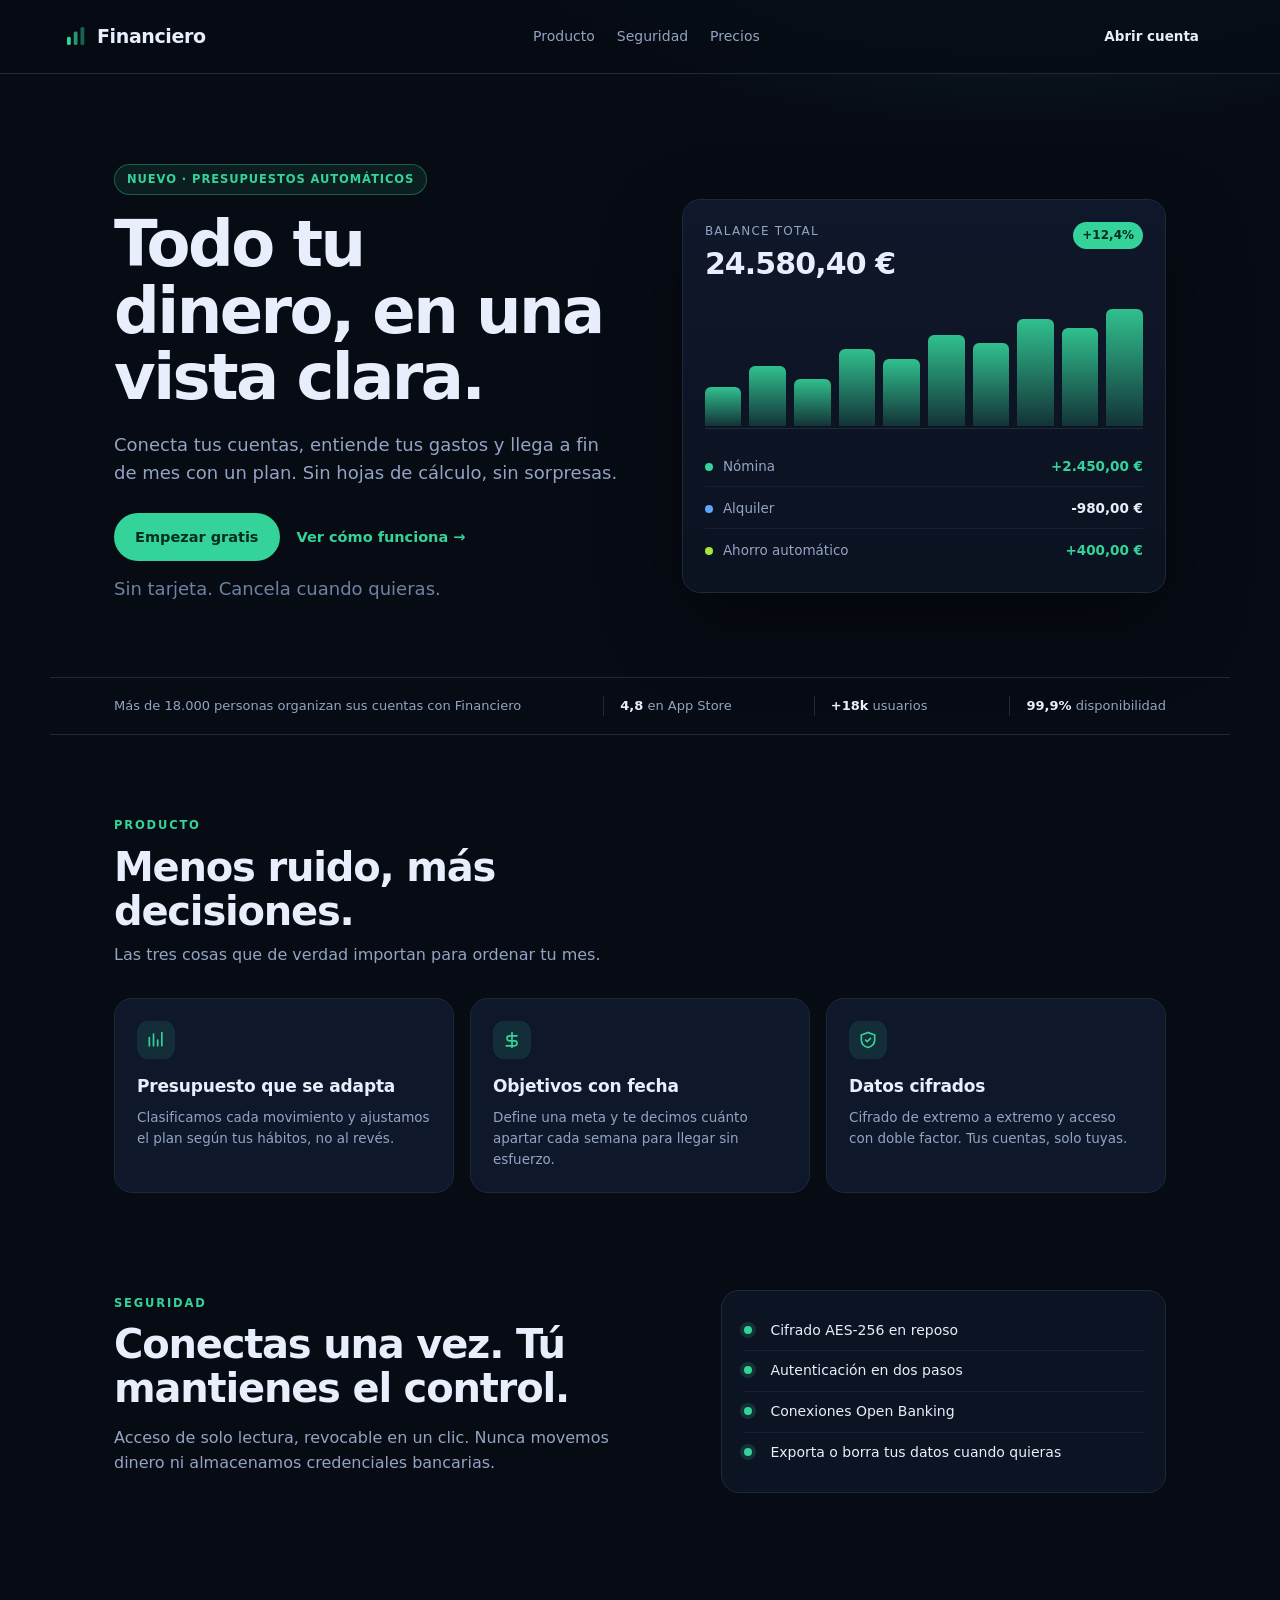
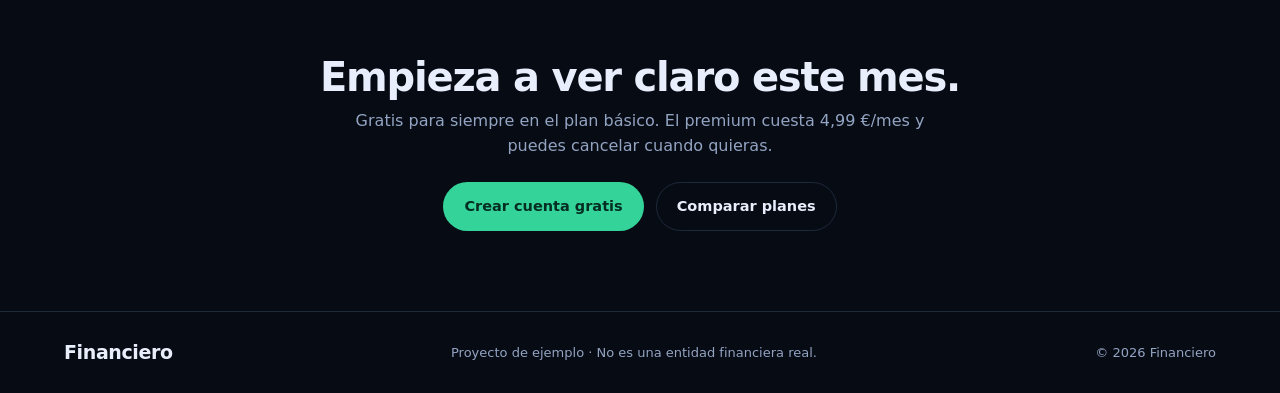
<file: example/financiero/index.html>
<!DOCTYPE html>
<html lang="es">
<head>
  <meta charset="UTF-8">
  <meta name="viewport" content="width=device-width, initial-scale=1.0">
  <title>Financiero · Control claro de tu dinero</title>
  <meta name="description" content="Cuentas, presupuestos y objetivos en un solo panel.">
  <link rel="stylesheet" href="styles.css">
</head>
<body>
  <header class="topbar">
    <a class="logo" href="#inicio" aria-label="Financiero, inicio">
      <svg viewBox="0 0 32 32" aria-hidden="true"><rect x="4" y="17" width="5" height="11" rx="2" fill="currentColor"/><rect x="13" y="10" width="5" height="18" rx="2" fill="currentColor" opacity=".7"/><rect x="22" y="4" width="5" height="24" rx="2" fill="currentColor" opacity=".45"/></svg>
      Financiero
    </a>
    <nav aria-label="Navegación principal">
      <a href="#producto">Producto</a>
      <a href="#seguridad">Seguridad</a>
      <a href="#precios">Precios</a>
    </nav>
    <a class="btn btn-compact" href="#precios">Abrir cuenta</a>
  </header>

  <main id="inicio">
    <section class="hero">
      <div class="hero-copy">
        <span class="pill">Nuevo · Presupuestos automáticos</span>
        <h1>Todo tu dinero, en una vista clara.</h1>
        <p>Conecta tus cuentas, entiende tus gastos y llega a fin de mes con un plan. Sin hojas de cálculo, sin sorpresas.</p>
        <div class="actions">
          <a class="btn btn-primary" href="#precios">Empezar gratis</a>
          <a class="btn btn-link" href="#producto">Ver cómo funciona →</a>
        </div>
        <p class="fine">Sin tarjeta. Cancela cuando quieras.</p>
      </div>

      <div class="panel" aria-label="Vista previa del panel">
        <div class="panel-head">
          <div>
            <span class="muted">Balance total</span>
            <strong class="balance">24.580,40 €</strong>
          </div>
          <span class="delta">+12,4%</span>
        </div>
        <div class="chart" aria-hidden="true">
          <span style="--h: 34%"></span><span style="--h: 52%"></span><span style="--h: 41%"></span>
          <span style="--h: 66%"></span><span style="--h: 58%"></span><span style="--h: 78%"></span>
          <span style="--h: 71%"></span><span style="--h: 92%"></span><span style="--h: 84%"></span>
          <span style="--h: 100%"></span>
        </div>
        <div class="panel-rows">
          <div class="row"><span class="dot dot-a"></span><span>Nómina</span><strong class="pos">+2.450,00 €</strong></div>
          <div class="row"><span class="dot dot-b"></span><span>Alquiler</span><strong>-980,00 €</strong></div>
          <div class="row"><span class="dot dot-c"></span><span>Ahorro automático</span><strong class="pos">+400,00 €</strong></div>
        </div>
      </div>
    </section>

    <section class="logo-strip" aria-label="Confianza">
      <span>Más de 18.000 personas organizan sus cuentas con Financiero</span>
      <div><b>4,8</b> en App Store</div>
      <div><b>+18k</b> usuarios</div>
      <div><b>99,9%</b> disponibilidad</div>
    </section>

    <section id="producto" class="features">
      <div class="section-head">
        <span class="kicker">Producto</span>
        <h2>Menos ruido, más decisiones.</h2>
        <p>Las tres cosas que de verdad importan para ordenar tu mes.</p>
      </div>
      <div class="grid">
        <article>
          <div class="icon" aria-hidden="true">
            <svg viewBox="0 0 24 24"><path d="M4 19V9m5 10V5m5 14v-7m5 7V3" fill="none" stroke="currentColor" stroke-width="2" stroke-linecap="round"/></svg>
          </div>
          <h3>Presupuesto que se adapta</h3>
          <p>Clasificamos cada movimiento y ajustamos el plan según tus hábitos, no al revés.</p>
        </article>
        <article>
          <div class="icon" aria-hidden="true">
            <svg viewBox="0 0 24 24"><path d="M12 3v18m6-14H9a3 3 0 0 0 0 6h6a3 3 0 0 1 0 6H5" fill="none" stroke="currentColor" stroke-width="2" stroke-linecap="round"/></svg>
          </div>
          <h3>Objetivos con fecha</h3>
          <p>Define una meta y te decimos cuánto apartar cada semana para llegar sin esfuerzo.</p>
        </article>
        <article>
          <div class="icon" aria-hidden="true">
            <svg viewBox="0 0 24 24"><path d="M12 3 4 6v6c0 5 3.4 7.8 8 9 4.6-1.2 8-4 8-9V6l-8-3Z" fill="none" stroke="currentColor" stroke-width="2"/><path d="m9 12 2 2 4-4" fill="none" stroke="currentColor" stroke-width="2" stroke-linecap="round"/></svg>
          </div>
          <h3>Datos cifrados</h3>
          <p>Cifrado de extremo a extremo y acceso con doble factor. Tus cuentas, solo tuyas.</p>
        </article>
      </div>
    </section>

    <section id="seguridad" class="band">
      <div>
        <span class="kicker">Seguridad</span>
        <h2>Conectas una vez. Tú mantienes el control.</h2>
        <p>Acceso de solo lectura, revocable en un clic. Nunca movemos dinero ni almacenamos credenciales bancarias.</p>
      </div>
      <ul>
        <li>Cifrado AES-256 en reposo</li>
        <li>Autenticación en dos pasos</li>
        <li>Conexiones Open Banking</li>
        <li>Exporta o borra tus datos cuando quieras</li>
      </ul>
    </section>

    <section id="precios" class="cta">
      <h2>Empieza a ver claro este mes.</h2>
      <p>Gratis para siempre en el plan básico. El premium cuesta 4,99 €/mes y puedes cancelar cuando quieras.</p>
      <div class="actions center">
        <a class="btn btn-primary" href="#inicio">Crear cuenta gratis</a>
        <a class="btn btn-outline" href="#producto">Comparar planes</a>
      </div>
    </section>
  </main>

  <footer class="footer">
    <a class="logo" href="#inicio">Financiero</a>
    <p>Proyecto de ejemplo · No es una entidad financiera real.</p>
    <span>© 2026 Financiero</span>
  </footer>
</body>
</html>
</file>
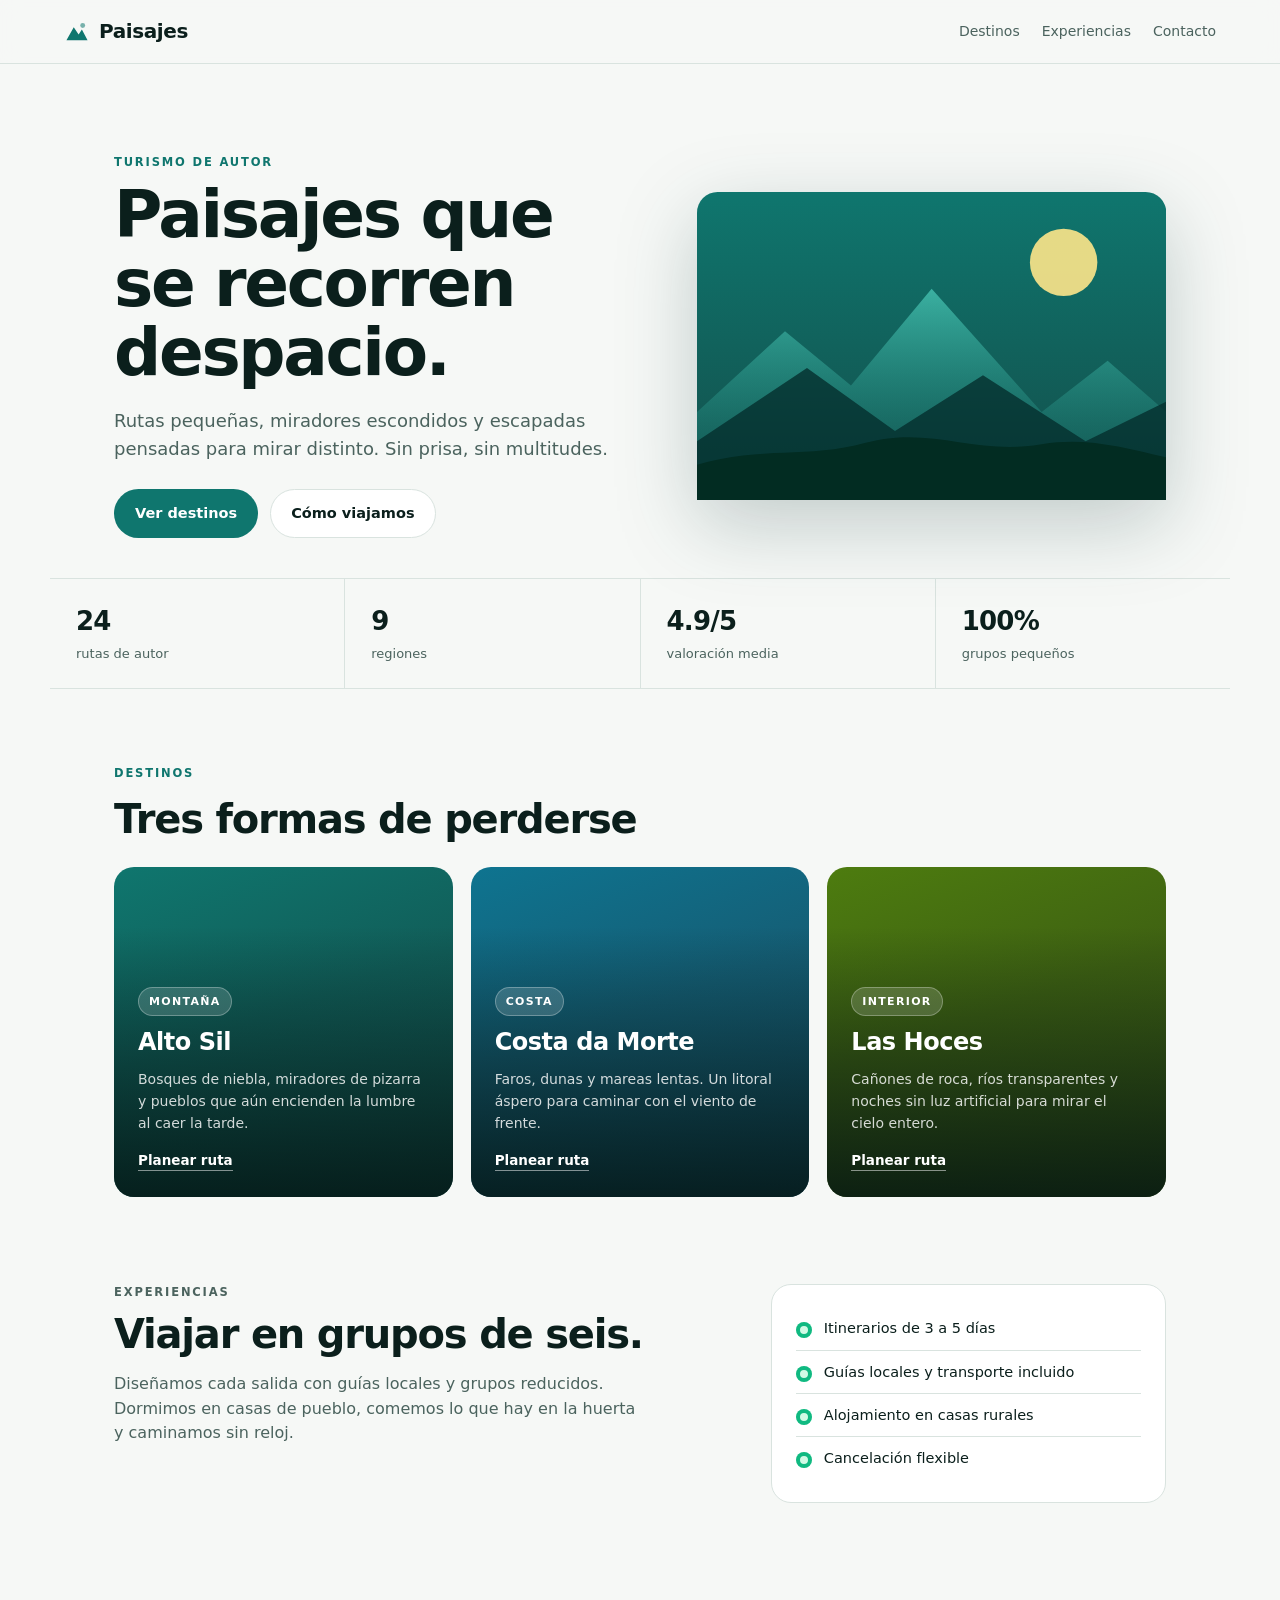
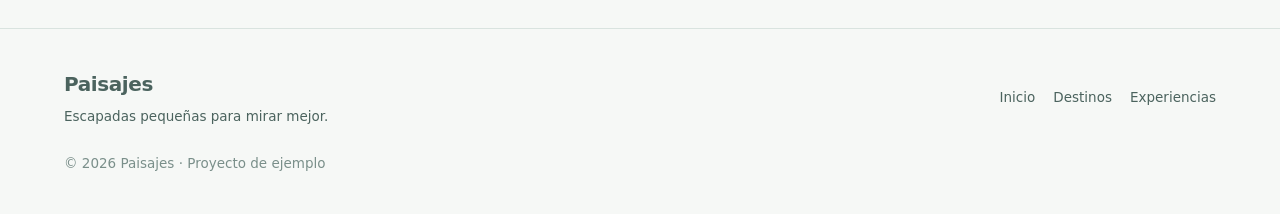
<file: example/paisajes/index.html>
<!DOCTYPE html>
<html lang="es">
<head>
  <meta charset="UTF-8">
  <meta name="viewport" content="width=device-width, initial-scale=1.0">
  <title>Paisajes · Turismo de autor</title>
  <meta name="description" content="Rutas, miradores y escapadas de autor por los paisajes más bellos.">
  <link rel="stylesheet" href="styles.css">
</head>
<body>
  <header class="site-header">
    <a class="brand" href="#inicio" aria-label="Paisajes, inicio">
      <svg viewBox="0 0 32 32" aria-hidden="true"><path d="M3 26 12 10l6 9 4-6 7 13H3Z" fill="currentColor"/><circle cx="23" cy="8" r="3" fill="currentColor" opacity=".55"/></svg>
      Paisajes
    </a>
    <nav aria-label="Navegación principal">
      <a href="#destinos">Destinos</a>
      <a href="#experiencias">Experiencias</a>
      <a href="#contacto">Contacto</a>
    </nav>
  </header>

  <main id="inicio">
    <section class="hero">
      <div class="hero-copy">
        <p class="eyebrow">Turismo de autor</p>
        <h1>Paisajes que se recorren despacio.</h1>
        <p class="lead">Rutas pequeñas, miradores escondidos y escapadas pensadas para mirar distinto. Sin prisa, sin multitudes.</p>
        <div class="actions">
          <a class="btn btn-primary" href="#destinos">Ver destinos</a>
          <a class="btn btn-ghost" href="#experiencias">Cómo viajamos</a>
        </div>
      </div>
      <div class="hero-art" aria-hidden="true">
        <svg viewBox="0 0 640 420" role="presentation">
          <defs>
            <linearGradient id="sky" x1="0" y1="0" x2="0" y2="1">
              <stop offset="0" stop-color="#0f766e"/>
              <stop offset="1" stop-color="#134e4a"/>
            </linearGradient>
            <linearGradient id="far" x1="0" y1="0" x2="0" y2="1">
              <stop offset="0" stop-color="#5eead4" stop-opacity=".55"/>
              <stop offset="1" stop-color="#0f766e" stop-opacity=".1"/>
            </linearGradient>
          </defs>
          <rect width="640" height="420" rx="28" fill="url(#sky)"/>
          <circle cx="500" cy="96" r="46" fill="#fde68a" opacity=".9"/>
          <path d="M0 300 120 190l90 74 110-132 150 168 90-70 80 70v120H0Z" fill="url(#far)"/>
          <path d="M0 340 150 240l120 86 120-76 140 90 110-54v134H0Z" fill="#042f2e" opacity=".8"/>
          <path d="M0 372c90-26 150-8 230-30 90-24 150 18 240 2 60-10 110 4 170 18v58H0Z" fill="#022c22"/>
        </svg>
      </div>
    </section>

    <section class="stats" aria-label="Cifras">
      <div><strong>24</strong><span>rutas de autor</span></div>
      <div><strong>9</strong><span>regiones</span></div>
      <div><strong>4.9/5</strong><span>valoración media</span></div>
      <div><strong>100%</strong><span>grupos pequeños</span></div>
    </section>

    <section id="destinos" class="section">
      <div class="section-head">
        <p class="eyebrow">Destinos</p>
        <h2>Tres formas de perderse</h2>
      </div>
      <div class="cards">
        <article class="card card-a">
          <div class="card-body">
            <span class="tag">Montaña</span>
            <h3>Alto Sil</h3>
            <p>Bosques de niebla, miradores de pizarra y pueblos que aún encienden la lumbre al caer la tarde.</p>
            <a href="#contacto">Planear ruta</a>
          </div>
        </article>
        <article class="card card-b">
          <div class="card-body">
            <span class="tag">Costa</span>
            <h3>Costa da Morte</h3>
            <p>Faros, dunas y mareas lentas. Un litoral áspero para caminar con el viento de frente.</p>
            <a href="#contacto">Planear ruta</a>
          </div>
        </article>
        <article class="card card-c">
          <div class="card-body">
            <span class="tag">Interior</span>
            <h3>Las Hoces</h3>
            <p>Cañones de roca, ríos transparentes y noches sin luz artificial para mirar el cielo entero.</p>
            <a href="#contacto">Planear ruta</a>
          </div>
        </article>
      </div>
    </section>

    <section id="experiencias" class="split">
      <div>
        <p class="eyebrow">Experiencias</p>
        <h2>Viajar en grupos de seis.</h2>
        <p>Diseñamos cada salida con guías locales y grupos reducidos. Dormimos en casas de pueblo, comemos lo que hay en la huerta y caminamos sin reloj.</p>
      </div>
      <ul class="checklist">
        <li>Itinerarios de 3 a 5 días</li>
        <li>Guías locales y transporte incluido</li>
        <li>Alojamiento en casas rurales</li>
        <li>Cancelación flexible</li>
      </ul>
    </section>
  </main>

  <footer id="contacto" class="site-footer">
    <div>
      <span class="brand">Paisajes</span>
      <p>Escapadas pequeñas para mirar mejor.</p>
    </div>
    <div class="footer-links">
      <a href="#inicio">Inicio</a>
      <a href="#destinos">Destinos</a>
      <a href="#experiencias">Experiencias</a>
    </div>
    <p class="copy">© 2026 Paisajes · Proyecto de ejemplo</p>
  </footer>
</body>
</html>
</file>
<file: example/financiero/styles.css>
:root {
  --bg: #070b14;
  --bg-soft: #0c1322;
  --card: #0f172a;
  --line: #1e293b;
  --text: #e8eefc;
  --muted: #93a4c3;
  --accent: #34d399;
  --accent-2: #a3e635;
  --radius: 18px;
}

* { box-sizing: border-box; }

html { scroll-behavior: smooth; }

body {
  margin: 0;
  background: radial-gradient(1200px 600px at 80% -10%, #123b33 0%, transparent 55%), var(--bg);
  color: var(--text);
  font-family: system-ui, -apple-system, "Segoe UI", Roboto, sans-serif;
  line-height: 1.55;
}

a { color: inherit; text-decoration: none; }

.topbar {
  position: sticky;
  top: 0;
  z-index: 10;
  display: flex;
  align-items: center;
  justify-content: space-between;
  gap: 20px;
  padding: 16px clamp(20px, 5vw, 64px);
  background: rgba(7, 11, 20, .82);
  backdrop-filter: blur(12px);
  border-bottom: 1px solid var(--line);
}

.logo {
  display: inline-flex;
  align-items: center;
  gap: 9px;
  font-weight: 800;
  letter-spacing: -.02em;
  font-size: 19px;
}

.logo svg { width: 24px; height: 24px; color: var(--accent); }

.topbar nav { display: flex; gap: 22px; font-size: 14px; color: var(--muted); }
.topbar nav a:hover { color: var(--text); }

.btn {
  display: inline-flex;
  align-items: center;
  justify-content: center;
  gap: 8px;
  padding: 12px 20px;
  border-radius: 999px;
  font-weight: 650;
  font-size: 14.5px;
  border: 1px solid transparent;
  transition: transform .15s ease, background .15s ease, border-color .15s ease;
}

.btn:hover { transform: translateY(-1px); }
.btn-compact { padding: 9px 16px; font-size: 13.5px; }
.btn-primary { background: var(--accent); color: #052e22; }
.btn-primary:hover { background: var(--accent-2); }
.btn-outline { border-color: var(--line); color: var(--text); background: transparent; }
.btn-link { color: var(--accent); padding: 12px 4px; }

.hero {
  display: grid;
  grid-template-columns: 1.02fr .98fr;
  gap: clamp(28px, 5vw, 72px);
  align-items: center;
  max-width: 1180px;
  margin: 0 auto;
  padding: clamp(40px, 7vw, 96px) clamp(20px, 5vw, 64px) 48px;
}

.pill {
  display: inline-block;
  padding: 6px 12px;
  border-radius: 999px;
  border: 1px solid rgba(52, 211, 153, .35);
  background: rgba(52, 211, 153, .1);
  color: var(--accent);
  font-size: 11.5px;
  font-weight: 700;
  letter-spacing: .08em;
  text-transform: uppercase;
}

h1 {
  margin: 16px 0 0;
  font-size: clamp(38px, 5.4vw, 64px);
  line-height: 1.04;
  letter-spacing: -.04em;
}

.hero-copy > p { color: var(--muted); max-width: 48ch; margin: 20px 0 26px; font-size: clamp(16px, 1.5vw, 18px); }

.actions { display: flex; flex-wrap: wrap; gap: 12px; }
.fine { margin-top: 14px !important; font-size: 12.5px; color: #6f82a3 !important; }

.panel {
  background: linear-gradient(180deg, #0f172a, #0b1220);
  border: 1px solid var(--line);
  border-radius: var(--radius);
  padding: 22px;
  box-shadow: 0 30px 80px rgba(0, 0, 0, .45);
}

.panel-head { display: flex; align-items: start; justify-content: space-between; }
.muted { display: block; color: var(--muted); font-size: 12px; text-transform: uppercase; letter-spacing: .1em; }
.balance { font-size: 30px; letter-spacing: -.03em; }
.delta { color: #052e22; background: var(--accent); font-weight: 800; font-size: 12px; padding: 4px 9px; border-radius: 999px; }

.chart {
  display: flex;
  align-items: flex-end;
  gap: 8px;
  height: 120px;
  margin: 22px 0 18px;
  padding-bottom: 2px;
  border-bottom: 1px solid var(--line);
}

.chart span {
  flex: 1;
  height: var(--h);
  border-radius: 6px 6px 0 0;
  background: linear-gradient(180deg, var(--accent), rgba(52, 211, 153, .18));
  opacity: .9;
}

.panel-rows { display: grid; gap: 2px; }
.row { display: flex; align-items: center; gap: 10px; padding: 9px 0; font-size: 13.5px; border-bottom: 1px solid rgba(30, 41, 59, .6); }
.row:last-child { border-bottom: 0; }
.row span:nth-child(2) { flex: 1; color: var(--muted); }
.row strong { font-weight: 700; }
.pos { color: var(--accent); }
.dot { width: 8px; height: 8px; border-radius: 50%; }
.dot-a { background: var(--accent); }
.dot-b { background: #60a5fa; }
.dot-c { background: var(--accent-2); }

.logo-strip {
  display: flex;
  flex-wrap: wrap;
  align-items: center;
  justify-content: space-between;
  gap: 16px;
  max-width: 1180px;
  margin: 0 auto;
  padding: 18px clamp(20px, 5vw, 64px);
  border-block: 1px solid var(--line);
  color: var(--muted);
  font-size: 13px;
}

.logo-strip b { color: var(--text); }
.logo-strip div { padding-left: 16px; border-left: 1px solid var(--line); }

.features { max-width: 1180px; margin: 0 auto; padding: clamp(48px, 6vw, 88px) clamp(20px, 5vw, 64px) 20px; }
.section-head { max-width: 620px; margin-bottom: 30px; }
.kicker { color: var(--accent); font-size: 11.5px; font-weight: 800; letter-spacing: .16em; text-transform: uppercase; }
h2 { margin: 8px 0 10px; font-size: clamp(28px, 3.4vw, 40px); letter-spacing: -.03em; line-height: 1.1; }
.section-head p { color: var(--muted); margin: 0; }

.grid { display: grid; grid-template-columns: repeat(3, 1fr); gap: 16px; }

.grid article {
  background: var(--card);
  border: 1px solid var(--line);
  border-radius: var(--radius);
  padding: 22px;
}

.icon {
  width: 38px;
  height: 38px;
  display: grid;
  place-items: center;
  border-radius: 11px;
  background: rgba(52, 211, 153, .12);
  color: var(--accent);
  margin-bottom: 14px;
}

.icon svg { width: 20px; height: 20px; }
.grid h3 { margin: 0 0 8px; font-size: 17px; letter-spacing: -.01em; }
.grid p { margin: 0; color: var(--muted); font-size: 13.5px; }

.band {
  display: grid;
  grid-template-columns: 1.1fr .9fr;
  gap: clamp(24px, 5vw, 64px);
  align-items: start;
  max-width: 1180px;
  margin: 0 auto;
  padding: clamp(44px, 6vw, 80px) clamp(20px, 5vw, 64px);
}

.band p { color: var(--muted); max-width: 52ch; }
.band ul {
  margin: 0;
  padding: 20px 22px;
  list-style: none;
  border: 1px solid var(--line);
  border-radius: var(--radius);
  background: var(--bg-soft);
}

.band li { position: relative; padding: 9px 0 9px 26px; font-size: 14px; border-bottom: 1px solid rgba(30, 41, 59, .7); }
.band li:last-child { border-bottom: 0; }
.band li::before {
  content: "";
  position: absolute;
  left: 0;
  top: 15px;
  width: 8px;
  height: 8px;
  border-radius: 50%;
  background: var(--accent);
  box-shadow: 0 0 0 4px rgba(52, 211, 153, .16);
}

.cta {
  max-width: 900px;
  margin: 0 auto;
  padding: clamp(44px, 6vw, 84px) clamp(20px, 5vw, 64px) 80px;
  text-align: center;
}

.cta p { color: var(--muted); margin: 10px auto 24px; max-width: 56ch; }
.actions.center { justify-content: center; }

.footer {
  display: flex;
  flex-wrap: wrap;
  align-items: center;
  justify-content: space-between;
  gap: 16px;
  padding: 26px clamp(20px, 5vw, 64px);
  border-top: 1px solid var(--line);
  color: var(--muted);
  font-size: 13px;
}

.footer p { margin: 0; }
.footer .logo { color: var(--text); }

@media (max-width: 900px) {
  .hero { grid-template-columns: 1fr; }
  .grid { grid-template-columns: 1fr; }
  .band { grid-template-columns: 1fr; }
  .topbar nav { display: none; }
}

@media (max-width: 520px) {
  .logo-strip div { border-left: 0; padding-left: 0; }
  .balance { font-size: 26px; }
}
</file>
<file: example/paisajes/styles.css>
:root {
  --ink: #0b1f1c;
  --muted: #4b635e;
  --paper: #f6f8f6;
  --card: #ffffff;
  --brand: #0f766e;
  --brand-dark: #0b4f4a;
  --line: #d9e3df;
  --radius: 20px;
}

* { box-sizing: border-box; }

html { scroll-behavior: smooth; }

body {
  margin: 0;
  font-family: system-ui, -apple-system, "Segoe UI", Roboto, sans-serif;
  color: var(--ink);
  background: var(--paper);
  line-height: 1.55;
}

a { color: inherit; text-decoration: none; }

.site-header {
  position: sticky;
  top: 0;
  z-index: 10;
  display: flex;
  align-items: center;
  justify-content: space-between;
  gap: 24px;
  padding: 16px clamp(20px, 5vw, 64px);
  background: rgba(246, 248, 246, .88);
  backdrop-filter: blur(10px);
  border-bottom: 1px solid var(--line);
}

.brand {
  display: inline-flex;
  align-items: center;
  gap: 9px;
  font-weight: 800;
  letter-spacing: -.02em;
  font-size: 20px;
}

.brand svg { width: 26px; height: 26px; color: var(--brand); }

.site-header nav { display: flex; gap: 22px; font-size: 14px; color: var(--muted); }
.site-header nav a:hover { color: var(--brand-dark); }

main { display: block; }

.hero {
  display: grid;
  grid-template-columns: 1.05fr .95fr;
  gap: clamp(28px, 5vw, 72px);
  align-items: center;
  padding: clamp(36px, 7vw, 92px) clamp(20px, 5vw, 64px) 40px;
  max-width: 1180px;
  margin: 0 auto;
}

.eyebrow {
  margin: 0 0 10px;
  text-transform: uppercase;
  letter-spacing: .16em;
  font-size: 11.5px;
  font-weight: 700;
  color: var(--brand);
}

h1 {
  margin: 0;
  font-size: clamp(38px, 5.6vw, 66px);
  line-height: 1.04;
  letter-spacing: -.035em;
}

.lead {
  margin: 20px 0 26px;
  font-size: clamp(16px, 1.5vw, 18px);
  color: var(--muted);
  max-width: 46ch;
}

.actions { display: flex; flex-wrap: wrap; gap: 12px; }

.btn {
  display: inline-flex;
  align-items: center;
  justify-content: center;
  padding: 12px 20px;
  border-radius: 999px;
  font-weight: 650;
  font-size: 14.5px;
  border: 1px solid transparent;
  transition: transform .15s ease, background .15s ease;
}

.btn:hover { transform: translateY(-1px); }
.btn-primary { background: var(--brand); color: #fff; }
.btn-primary:hover { background: var(--brand-dark); }
.btn-ghost { border-color: var(--line); color: var(--ink); background: #fff; }

.hero-art svg { width: 100%; height: auto; display: block; filter: drop-shadow(0 24px 40px rgba(4, 47, 46, .22)); }

.stats {
  display: grid;
  grid-template-columns: repeat(4, 1fr);
  gap: 1px;
  background: var(--line);
  border-block: 1px solid var(--line);
  max-width: 1180px;
  margin: 0 auto;
}

.stats div { background: var(--paper); padding: 22px 26px; }
.stats strong { display: block; font-size: 26px; letter-spacing: -.03em; }
.stats span { font-size: 13px; color: var(--muted); }

.section { max-width: 1180px; margin: 0 auto; padding: clamp(44px, 6vw, 80px) clamp(20px, 5vw, 64px) 10px; }

.section-head { display: flex; flex-direction: column; gap: 4px; margin-bottom: 26px; }
h2 { margin: 0; font-size: clamp(28px, 3.4vw, 40px); letter-spacing: -.03em; line-height: 1.1; }

.cards { display: grid; grid-template-columns: repeat(3, 1fr); gap: 18px; }

.card {
  position: relative;
  min-height: 330px;
  border-radius: var(--radius);
  overflow: hidden;
  display: flex;
  align-items: flex-end;
  color: #fff;
  isolation: isolate;
}

.card::after {
  content: "";
  position: absolute;
  inset: 0;
  z-index: -1;
  background: linear-gradient(180deg, transparent 18%, rgba(3, 20, 18, .82) 100%);
}

.card-a { background: linear-gradient(160deg, #0f766e, #115e59 45%, #134e4a); }
.card-b { background: linear-gradient(160deg, #0e7490, #155e75 45%, #164e63); }
.card-c { background: linear-gradient(160deg, #4d7c0f, #3f6212 45%, #365314); }

.card-body { padding: 24px; }
.card h3 { margin: 8px 0 8px; font-size: 24px; letter-spacing: -.02em; }
.card p { margin: 0 0 14px; font-size: 14px; color: rgba(255, 255, 255, .82); }
.card a { font-size: 13.5px; font-weight: 700; border-bottom: 1px solid rgba(255, 255, 255, .5); padding-bottom: 2px; }

.tag {
  display: inline-block;
  font-size: 11px;
  font-weight: 700;
  letter-spacing: .12em;
  text-transform: uppercase;
  padding: 5px 10px;
  border-radius: 999px;
  background: rgba(255, 255, 255, .16);
  border: 1px solid rgba(255, 255, 255, .28);
}

.split {
  max-width: 1180px;
  margin: 0 auto;
  padding: clamp(44px, 6vw, 80px) clamp(20px, 5vw, 64px);
  display: grid;
  grid-template-columns: 1.2fr .8fr;
  gap: clamp(24px, 5vw, 64px);
  align-items: start;
}

.split p { color: var(--muted); max-width: 52ch; }

.checklist { margin: 0; padding: 22px 24px; list-style: none; background: var(--card); border: 1px solid var(--line); border-radius: var(--radius); }
.checklist li { padding: 10px 0 10px 28px; position: relative; font-size: 14.5px; border-bottom: 1px solid var(--line); }
.checklist li:last-child { border-bottom: 0; }
.checklist li::before {
  content: "";
  position: absolute;
  left: 0;
  top: 15px;
  width: 16px;
  height: 16px;
  border-radius: 50%;
  background: #d1fae5;
  box-shadow: inset 0 0 0 4px #10b981;
}

.site-footer {
  margin-top: 48px;
  padding: 40px clamp(20px, 5vw, 64px);
  border-top: 1px solid var(--line);
  display: grid;
  grid-template-columns: 1fr auto;
  gap: 20px;
  align-items: center;
  color: var(--muted);
}

.site-footer p { margin: 6px 0 0; font-size: 13.5px; }
.footer-links { display: flex; gap: 18px; font-size: 13.5px; }
.footer-links a:hover { color: var(--brand-dark); }
.copy { grid-column: 1 / -1; margin: 0; font-size: 12px; color: #7a8f8a; }

@media (max-width: 900px) {
  .hero { grid-template-columns: 1fr; }
  .hero-art { order: -1; }
  .cards { grid-template-columns: 1fr; }
  .card { min-height: 260px; }
  .split { grid-template-columns: 1fr; }
  .stats { grid-template-columns: repeat(2, 1fr); }
}

@media (max-width: 560px) {
  .site-header nav { display: none; }
  .stats { grid-template-columns: 1fr 1fr; }
}
</file>
